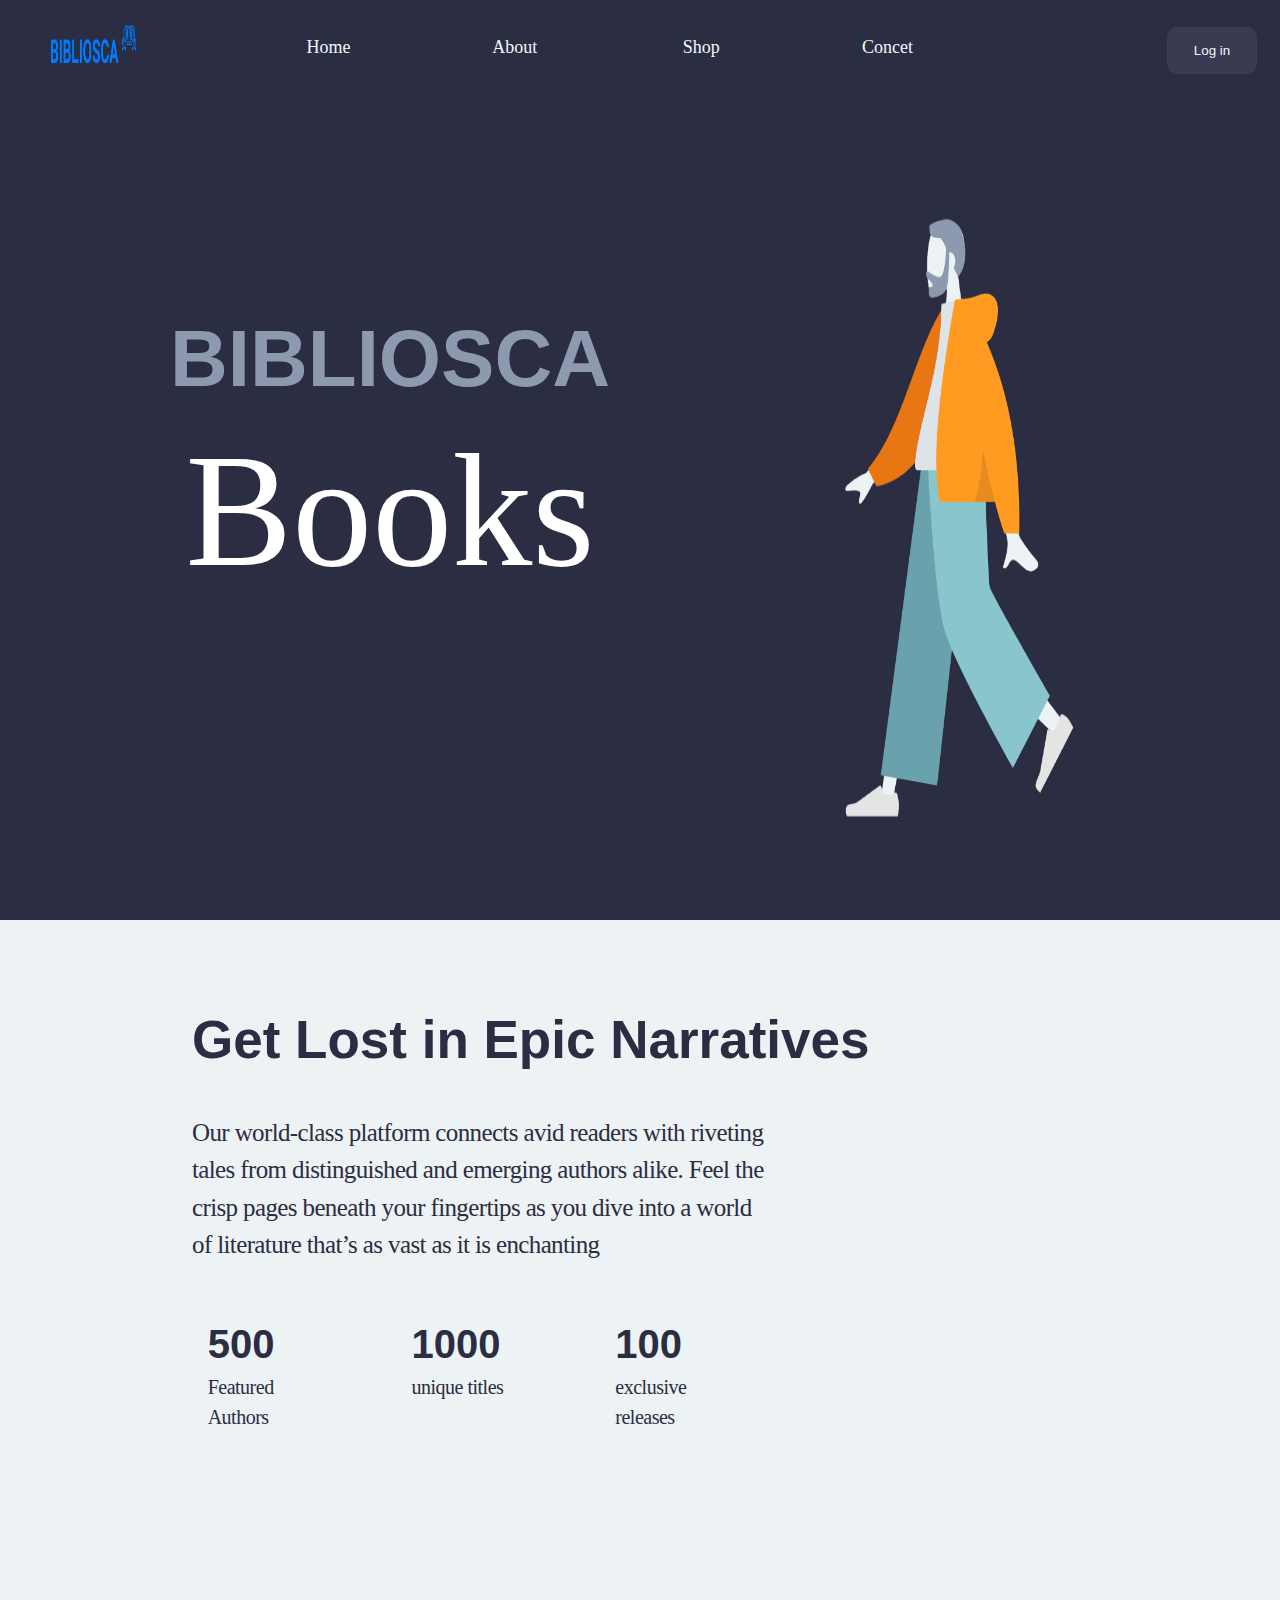
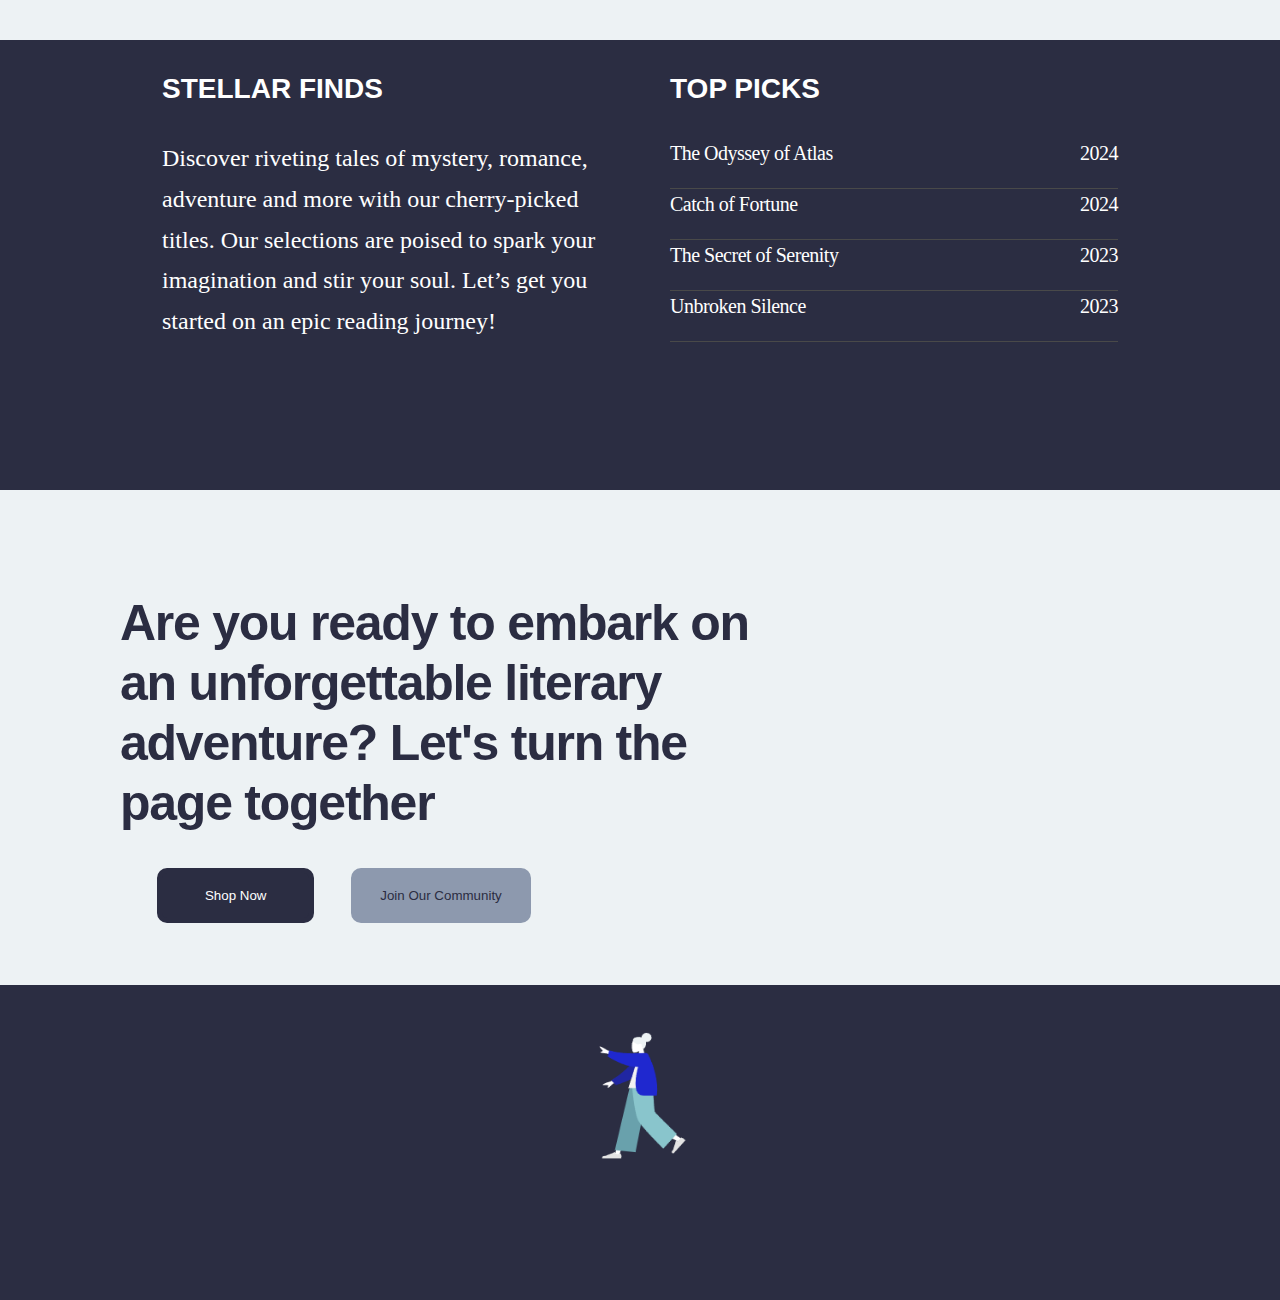
<file: index.html>
<!DOCTYPE html>
<html lang="en">
<head>
    <meta charset="UTF-8">
    <meta name="viewport" content="width=device-width, initial-scale=1.0">
    <link rel="stylesheet" href="style.css">
    <link rel="stylesheet" href="https://cdnjs.cloudflare.com/ajax/libs/font-awesome/6.5.1/css/all.min.css" integrity="sha512-DTOQO9RWCH3ppGqcWaEA1BIZOC6xxalwEsw9c2QQeAIftl+Vegovlnee1c9QX4TctnWMn13TZye+giMm8e2LwA==" crossorigin="anonymous" referrerpolicy="no-referrer" />

    <title>Book-Store</title>
</head>
<body >
    <div class="navbar">
        <div class="navbar-logo">
<img src="./imgs/logo.png" alt="img">
        </div>


        <div class="navbar-list">
<ul>
    <li><a href="./index.html">Home</a></li>
    <li>About</li>
    <li><a href="./index2.html">Shop</a></li>
    <li>Concet</li>
</ul>


        </div>

<div class="login">
    <!-- <button class="btn2" id="sing-up-btn">sing up</button>
    <span >or</span> -->
    <button class="btn1" id="logBtn">Log in</button> 
</div>


    </div>

  
        <div class="home" id="home1">
            <div class="text">
    <div class="c-text">
        
    <p>BIBLIOSCA</p>
    <h2>Books</h2>
    </div>
            </div>
    
            <div class="img">
    <img src="./imgs/img1.png" alt="img">
            </div>

            <div class="container" id="formContainer-link">
    
                <div class="c-cont " id="login">
                    <p id="close">x</p>
                    <form >
                        <h2>Login</h2>
                        <a target="blank" > <i class="fa-brands fa-facebook"></i></a>
                        <a target="blank" > <i class="fa-brands fa-google"></i></a>
                        <a target="blank"> <i class="fa-brands fa-github"></i></a>
                        <p>or</p>
                        <input type="email" placeholder="Email" id="email">
                        <input type="password" placeholder="Password" id="pass">
                        <input type="submit" id="submit">
                        
                    </form>
                    <div class="singn-up">
                        <p>create an account? </p>
                        <a href="#" id="signup-link">Sign up</a>
                    </div>
                </div>   
        
            <div class="c-cont1 " id="signup" >
                <form >
                    <h2>Sing up</h2>
                    <a target="blank" > <i class="fa-brands fa-facebook"></i></a>
                        <a target="blank" > <i class="fa-brands fa-google"></i></a>
                        <a target="blank"> <i class="fa-brands fa-github"></i></a>
                    <p>or</p>
                    <input type="text" placeholder="User name">
                    <input type="email" placeholder="Email">
                    <input type="password" placeholder="Password">
                    <input id="submit" type="submit">
                </form>
                <div class="singn-up" id="under">
                    <p>I have an account? </p>
                    <a href="#" id="login-link">Login</a>
                </div>
            </div>
        
        </div>
        </div>
    
        
        
    

    <div class="home2">
        <div class="c-home2-1">

            <h2>Get Lost in Epic Narratives </h2>
        <p>Our world-class platform connects avid readers with riveting tales from distinguished and emerging authors alike. Feel the crisp pages beneath your fingertips as you dive into a world of literature that’s as vast as it is enchanting  </p>
        <div class="c-home2">
            <div> 
                <h2>500 </h2>
                <p>Featured Authors  </p>
            </div>

            <div> 
                <h2>1000 </h2>
                <p>unique titles  </p>
            </div>

            <div> 
                <h2>100 </h2>
                <p>exclusive releases  </p>
            </div>
        </div>

        </div>
    </div>

    <div class="background-img">

    </div>

    <div class="about">
        <div class="c-about-1">
        <h3>STELLAR FINDS</h3>
        <p>Discover riveting tales of mystery, romance, adventure and more with our cherry-picked titles. Our selections are poised to spark your imagination and stir your soul. Let’s get you started on an epic reading journey!</p>

        </div>

        <div class="c-about-2">
            <h3>TOP PICKS</h3>
           <div>
            <h3>The Odyssey of Atlas</h3>
            <h3>2024</h3>
           </div>

           <div>
            <h3>Catch of Fortune</h3>
            <h3>2024</h3>
           </div>

           <div>
            <h3>The Secret of Serenity</h3>
            <h3>2023</h3>
           </div>

           <div>
            <h3>Unbroken Silence</h3>
            <h3>2023</h3>
           </div>

        </div>
    </div>

    <div class="shop">
        <div class="c-shop">
            <h2>Are you ready to embark on an unforgettable literary adventure? Let's turn the page together</h2>
            <div class="c-shop-btn">
                <button class="c-shop-btn1">Shop Now</button>
                <button class="c-shop-btn2">Join Our Community</button>
            </div>
        </div>
    </div>

    <div class="footer">
        <div class="c-footer">
            <img src="./imgs/img3.png" alt="" />
            <div class="c-footer-1">
                <a target="_blank" > <i class="fa-brands fa-facebook"></i>
                </a>
        
                <a target="_blank" > <i class="fa-brands fa-twitter"></i>
                </a>
        
                <a target="_blank"> <i class="fa-brands fa-instagram"></i>
                </a>
            </div>
        </div>
    </div>



    <script>
        document.getElementById('logBtn').addEventListener('click', function() {
        document.getElementById('formContainer-link').style.display = 'block';
        }); 

        document.getElementById('close').addEventListener('click', function() {
        document.getElementById('formContainer-link').style.display = 'none';
        });

        document.getElementById('signup-link').addEventListener('click', function() {
        document.getElementById('login').style.display = 'none';
        document.getElementById('signup').style.display = 'block';
        });
    
        document.getElementById('login-link').addEventListener('click', function() {
        document.getElementById('login').style.display = 'block';
        document.getElementById('signup').style.display = 'none';
        });
    
    </script>
</body>
</html>
</file>
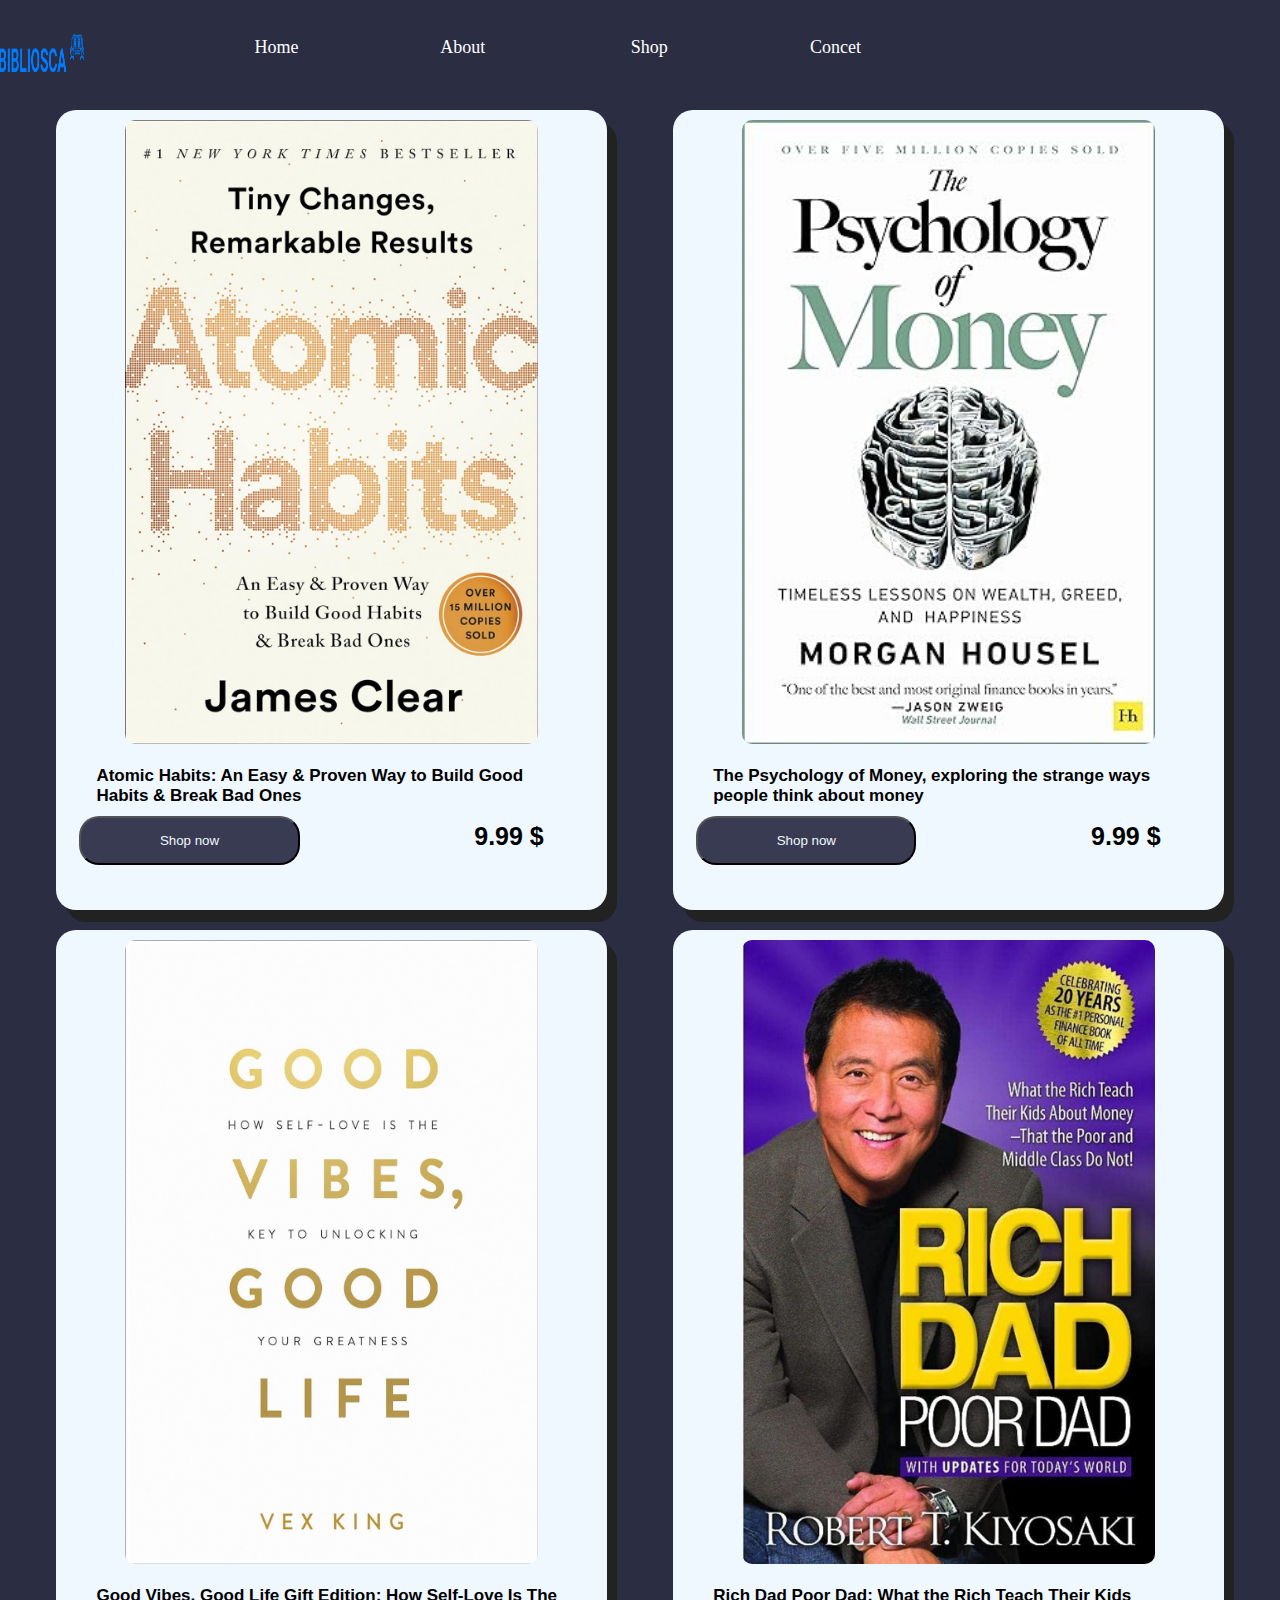
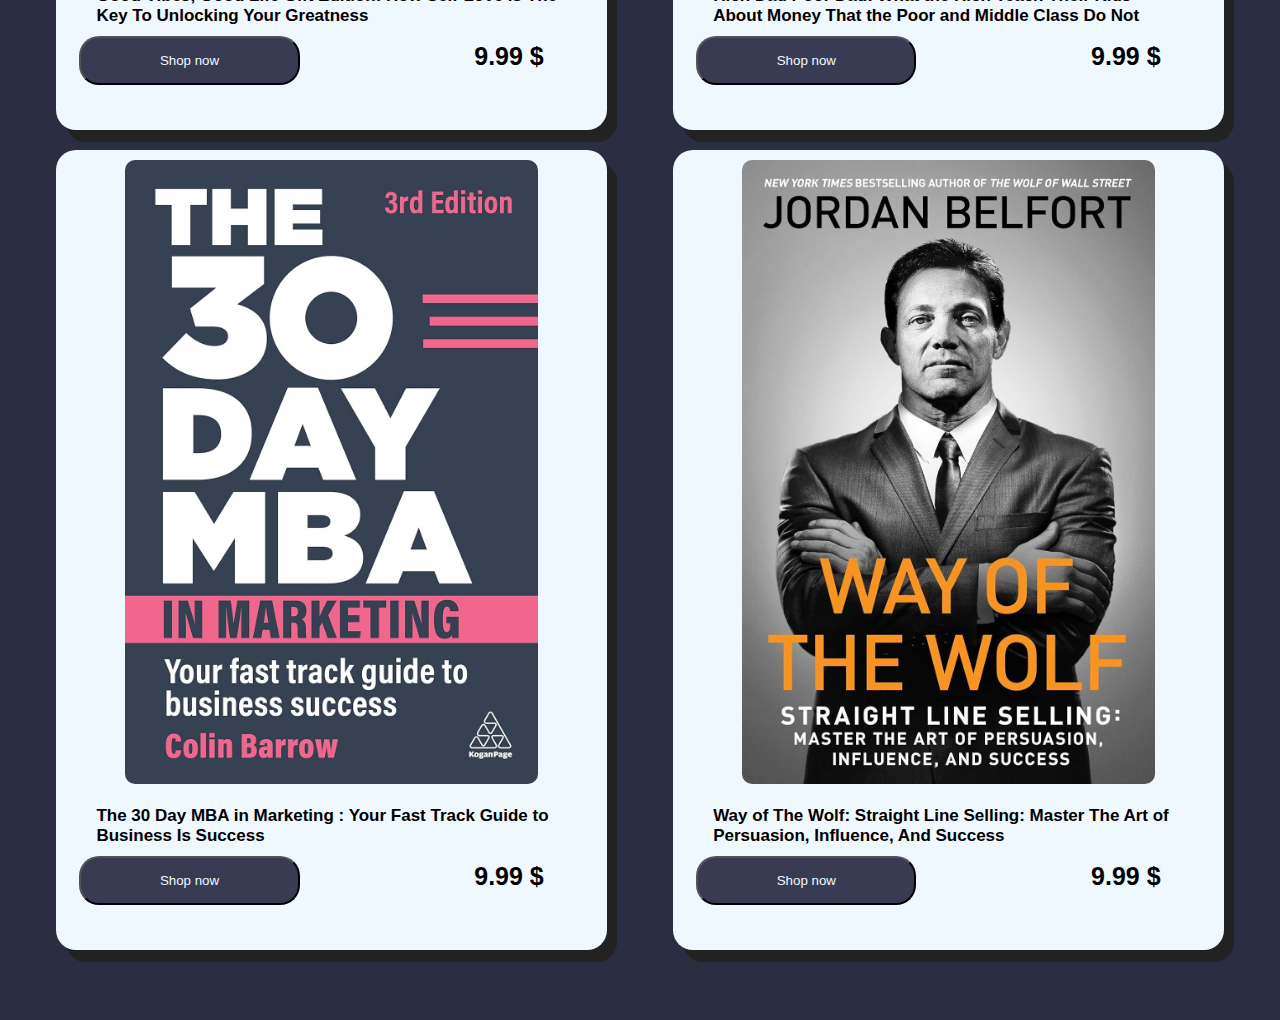
<file: index2.html>
<!DOCTYPE html>
<html lang="en">
<head>
    <meta charset="UTF-8">
    <meta name="viewport" content="width=device-width, initial-scale=1.0">
    <link rel="stylesheet" href="style1.css">
    <title>Document</title>
</head>
<body>
    <div class="navbar">
        <div class="navbar-logo">
<img src="./imgs/logo.png" alt="img">
        </div>


        <div class="navbar-list">
<ul>
    <li><a href="./index.html">Home</a></li>
    <li>About</li>
    <li><a href="./index2.html">Shop</a></li>
    <li>Concet</li>
</ul>


        </div>

    </div>


    <div class="home">
        <div class="div1-1">
            <img src="./imgs/book1.jpg" alt="">
            <p>Atomic Habits: An Easy & Proven Way to Build Good Habits & Break Bad Ones</p>
            <button>Shop now</button>
            <h2>9.99 $</h2>
        </div>

        <div class="div1-2">
            <img src="./imgs/book2.jpg" alt="">
            <p> The Psychology of Money, exploring the strange ways people think about money </p>
                <button>Shop now</button>
                <h2>9.99 $</h2>
        </div>

        <div class="div1-3">
            <img src="./imgs/book3.jpg" alt="">
            <p>Good Vibes, Good Life Gift Edition: How Self-Love Is The Key To Unlocking Your Greatness</p>
                <button>Shop now</button>
                <h2>9.99 $</h2>
        </div>

        <div class="div2-1">
            <img src="./imgs/book4.jpg" alt="">
            <p>Rich Dad Poor Dad: What the Rich Teach Their Kids About Money That the Poor and Middle Class Do Not</p>
                <button>Shop now</button>
                <h2>9.99 $</h2>
        </div>

        <div class="div2-2">
            <img src="./imgs/book5.jpg" alt="">
            <p>
                The 30 Day MBA in Marketing :  Your Fast Track Guide to Business Is Success</p>
                <button>Shop now</button>
                <h2>9.99 $</h2>
        </div>

        <div class="div2-3">
            <img src="./imgs/book6.jpg" alt="">
            <p>
                Way of The Wolf: Straight Line Selling: Master The Art of Persuasion, Influence, And Success</p>
                <button>Shop now</button>
                <h2>9.99 $</h2>
        </div>

    </div>
</body>
</html>
</file>
<file: style.css>
body{
    margin: 0px;
    padding: 0px;
    background-color: rgb(55, 55, 55);
}

.navbar{

    height: 10vh;
    width: 100%;
    display: flex;
    justify-content: center;
    align-items: center;
    padding: 5px 0px;
    background-color: #2B2D42;
}

.navbar-logo{
    width: 15%;
    height: 100%; 
    text-align: center;
}
.navbar-logo img{
    width: 50%;
    height: 80%;
    
}
.navbar-list{
    width: 65%;
    height: 100%;  
}
.navbar-list ul{
    width: 100%;
    height: 100%;
    display: flex;
    justify-content: space-evenly;
    align-items: center;
    list-style: none;
    color: aliceblue;
    margin: 0;
    padding: 0;
}

.navbar-list li{
    width: 12% ;
    text-align: center;
    font-size: 18px;
    padding-bottom: 5px;
    }

.navbar-list a{
        color: inherit;
        text-decoration: none;
    }

.navbar-list li:hover{
    border-bottom: 3px solid black;
    transition: .25s;
    cursor: pointer;
    }

.login{
    width: 20%;
    display: flex;
    justify-content: space-evenly;
    align-items: center;
}
.login button{
    width: 35%;
    height: 70%;
    padding: 15px 20px; 
    border-radius: 10px ;
    color: aliceblue;
    border: 1px solid  #383b51;
    background-color: #383b51;
    transform: translate(60px);
}

.login button:hover{
    background-image: linear-gradient(to bottom left , #424563 , #3f415c ,#8D99AE);
    border-radius: 30px;
    padding: 15px 20px;
    transition: 1s;
    cursor: pointer;
 }







 .container{
    background-color: #2B2D42;
    position: absolute;
    width: 30%;
    height: 80vh;
    transform: translate(530px); 
    display: none;
    z-index: 100;
}

#close{
    width: 10%;
    transform: translate(20px);
    text-align: left;
    margin: 0;
    cursor: pointer;
}

.c-cont , .c-cont1{
    width: 100%;
    height: 80vh;
    background-color: #1f202e;
    text-align: center;
    position: absolute;
    animation: flipIn 1.5s forwards; 
    color: aliceblue;
}
.c-cont{
    z-index: 2;
}
.c-cont1{
    z-index: 1;
    display: none;
}

.c-cont form{
    width: 100%;
    height: 70%;
}
.c-cont1 form{
    width: 100%;
    height: 85%;
}

.c-cont form a , .c-cont1 form a{
    width: 12%;
    display: inline-block;
    color: aliceblue;
text-decoration: none;
padding:20px 15px;
    
}
.c-cont form a:hover , .c-cont1 form a:hover , .c-footer-1 a:hover{
background-image: linear-gradient(to bottom left , #424563 , #3f415c ,#8D99AE);
border-radius: 30px;
padding:20px 15px;
transition: 1s;
cursor: pointer;
}

.c-cont input ,.c-cont1 input{
    color: aliceblue;
    width: 60%;
    margin-top: 30px;
    padding: 15px 10px ;
    background-color: transparent;
    border: 1px solid  white;
    border-radius: 20px;
}
input:focus{
    width: 70%;
    transition: .5s;
}
#submit{
    display: inline;
    color: aliceblue;
    width: 35%;
    margin-top: 30px;
    padding: 15px 10px ;
    background-color: #424563;
    border: 1px solid #424563 ;
    border-radius: 20px;
}
#submit:hover{
    padding: 17px;
    transition: .5s;
}

.singn-up{
    display: flex;
    justify-content: center;
    align-items: center;
}
.singn-up p{
   font-size: 17px;
   margin-right: 10px;
}

@keyframes flipIn {
    from {
        transform: rotateY(180deg);
    }
    to {
        transform: rotateY(0deg);
    }
}





.home{
    width: 100%;
    height: 90vh;
    display: flex;
    justify-content: center;
    padding: 5px 0px;
    background-color: #2B2D42;
    position: relative;
}
.text{
    width: 50%;
    height: 90vh;
    display:flex;
    align-items: center;
    justify-content: center;
}
.c-text{
    width: 70%;
    height: 50%;
    text-align: center;
    margin-left: 140px;
}

  
  .text p {
    display: inline-block;
    width: 100%;
    font-weight: 700;
    font-family: "Unbounded", "Unbounded Placeholder", sans-serif;
    color: #8d99ae;
    font-size: 80px;
    margin: 5px 0;
    overflow: hidden; 
    white-space: nowrap;
    animation:typewriter 2s steps(18) 2s infinite  alternate; 
  }
 
  @keyframes typewriter {
    from {
      width: 0;
    }
    to {
      width: 100%;
    }
  }

.text h2{
width: 100%;
font-weight: 400;
font-family: "Zilla Slab", "Zilla Slab Placeholder", serif;
color: #ffffff;
font-size: 160px;
margin: 5px 0;
}
.img{
    width: 50%;
    height: 100%;
    text-align: center;
}
.img img{
    width: 50%;
    height: 90%; 
}
.home2{
    background-color: #EDF2F4;
    width: 100%;
    height: 80vh;
    display: flex;
    justify-content: center;
    align-items: center;
}
.c-home2-1{
    width: 70%;
    height: 70vh;
}
.c-home2-1 h2{
    width: 100%;
font-weight: 800;
font-style: normal;
font-family: "Unbounded", "Unbounded Placeholder", sans-serif;
color: #2b2d42;
font-size: 53px;
}
.c-home2-1 p{
    width: 65%;
font-weight: 400;
font-family: "Zilla Slab", "Zilla Slab Placeholder", serif;
color: #2b2d42;
font-size: 25px;
line-height: 1.5;
letter-spacing: -0.025em;
}
.c-home2{
   width: 70%;
   height: 50vh;
   display: flex;
   justify-content: center;
   justify-content: space-evenly;
}
.c-home2 div{
    width: 30%;
 }
.c-home2 h2{
    font-size: 40px;
    margin-bottom: 5px;
  }
.c-home2 p{
   font-size: 20px;
   margin-top: 5px;
 }


 .about{
    width: 100%;
    height: 50vh;
    display: flex;
    justify-content: center;
    background-color: #2B2D42;
    gap: 60px;
 }
 .c-about-1{
    width: 35%;
    height: 80%;
 }
 .about h3{
    width: 100%;
font-weight: 800;
font-family: "Unbounded", "Unbounded Placeholder", sans-serif;
color: #ffffff;
font-size: 28px;
letter-spacing: 0em;
line-height: 1.5;

 }

 .about p{
width: 100%;
font-weight: 400;
font-family: "Zilla Slab", "Zilla Slab Placeholder", serif;
color: #ffffff;
font-size: 24px;
letter-spacing: 0em;
line-height: 1.7;
 }
 .c-about-2{
    width: 35%;
    height: 80%;
 }
 .c-about-2 div{
    width: 100%;
    padding-bottom: 20px;
    border-bottom: 1px solid rgb(73, 73, 73);
    display: flex;
    justify-content: center;
    justify-content: space-between;
 }
 .c-about-2 div h3{
    width: auto;
    font-weight: 400;
    font-family: "Zilla Slab", "Zilla Slab Placeholder", serif;
    color: #ffffff;
    font-size: 20px;
    letter-spacing: -0.025em;
    line-height: 1.5;
    margin: 0;
 }

 .shop{
    width: 100%;
    height: 55vh;
    background-color: #EDF2F4;
    display: flex;
    align-items: center;
    
 }
 .c-shop{
    width: 50%;
    height: 40vh;
    margin-left: 120px;
 }
 .c-shop h2{
    width: 100%;
font-weight: 780;
font-family: "Unbounded", "Unbounded Placeholder", sans-serif;
color: #2b2d42;
font-size: 50px;
letter-spacing: -0.025em;
line-height: 1.2;
margin: 35px 0;
 }
 .c-shop-btn{
    width: 70%;
    display: flex;
    justify-content: center;
    justify-content: space-evenly;
    align-items: center;
 }
 
 .c-shop-btn1{
    width: 35%;
    padding: 15px;
    border: 5px solid  #2B2D42;
    border-radius: 10px;
    background-color: #2B2D42;
    color: #FFFFFF;
 }
 .c-shop-btn2{
    width: 40%;
    padding: 15px;
    border: 5px solid  #8D99AE;
    border-radius: 10px;
    background-color: #8D99AE;
    color: #2B2D42;
 }
 .c-shop-btn button:hover{
    border-radius: 30px;
    transition: 1s;
    cursor: pointer;
 }
.footer{
    width: 100%;
    height: 35vh;
    background-color: #2B2D42;
    display: flex;
    justify-content: center;
    text-align: center;
   
}
.c-footer{
    width: 40%;
    height: 30vh; 
}
.c-footer img{
    width: 30%;
    height: 70%; 
}
.c-footer-1{
    width: 100%;
    display: flex;
    justify-content: center;
margin-top: 10px;
}
.c-footer-1 a{
    width: 12%;
    display: flex;
    justify-content: center;
    color: aliceblue;
text-decoration: none;
padding:20px 15px;
    
 }

 @media (min-width:100px) and (max-width:600px){
    .login button{
        width: 90%;
        transform: translate(-3px);
        font-size: 10px;
        padding: 10px 5px ;
    }

    .login button:hover{
        padding: 10px 5px;
     }

    .navbar-logo img{
        width: 100%;
        height: 80%;
        
    }
    
    .navbar-list li{
        width: 10% ;
        font-size: 15px;
    
    }

    .container{
        width: 70%;
        height: 50vh;
        transform: translate(50px); 
    }
    
    .c-cont , .c-cont1{
        height: 50vh;
    }
    .c-cont form a , .c-cont1 form a{
    padding:5px 5px;
        
    }
    .c-cont form a:hover , .c-cont1 form a:hover , .c-footer-1 a:hover{
    padding:5px 5px;
    }
    
    .c-cont input ,.c-cont1 input{
        width: 70%;
        margin-top: 10px;
        padding: 15px 8px ;
    }
    input:focus{
        width: 80%;
    }
    .c-cont form h2 , .c-cont1 form h2{
        margin: 0;
        margin-bottom: 10px;
    }

    .c-cont form p , .c-cont1 form p{
        
        margin: 5px 0;
    }
    #submit{
        margin: 15px 0;
        padding: 10px 10px ;
    }
    #submit:hover{
        padding: 14px;
    }

    .home{
        height: 50vh;
    }
    .text{
        height: 40vh;
    }
    .c-text{
        width: 70%;
        height: 40%;
        text-align: center;
        transform: translate(-100px);
    }
    
      
      .text p {
        font-size: 30px; 
      }
    
    .text h2{
        font-size: 80px;
    }
    .img{
        width: 40%;

    }
    .img img{
        width: 50%;
        height: 70%; 
    }

    .home2{
        height: 70vh;
    }
    .c-home2-1{
        height: 65vh;
    }
    .c-home2-1 h2{
    font-size: 35px;
    margin: 5px 0;
    }
    .c-home2-1 p{
        width: 95%;
    font-size: 20px;
    margin: 5px 0;
    line-height: 1.3;
    overflow: hidden;
    }
    .c-home2{
       width: 90%;
    }
    .c-home2 div{
        width: 30%;
     }
    .c-home2 h2{
        font-size: 20px;
        margin-bottom: 5px;
      }
    .c-home2 p{
       font-size: 18px;
       margin-top: 5px;
     }

     .background-img{
        height: 25vh;
        background-image: url("./imgs/img2.png");
        background-position: center center;
        background-size: cover;
        background-attachment: scroll;
     }

     .about{
        gap: 10px;
        
     }
     .c-about-1{
        width: 40%;
     }
     .about h3{
    font-size: 15px;
     }
    
     .about p{
    font-size: 17px;
    line-height: 1.4;
    overflow: hidden;
     }
     .c-about-2{
        width: 50%;
     }
     .c-about-2 div{
        padding-bottom: 25px;
     }

     .shop{
        height: 45vh;        
     }
     .c-shop{
        width: 70%;
        height: 30vh;
        margin: 0;
     }
     .c-shop h2{
    font-size: 27px;
    line-height: 1.2;
    margin: 0;
    margin-bottom: 25px;
    transform: translate(20px);
     }
     .c-shop-btn{
        width: 90%;
     }

     .c-shop-btn1{
        width: 40%;
        font-size: 10px;
     }
     
     .c-shop-btn2{
        width: 60%;
        padding: 15px 10px;
        transform: translate(10px);
        font-size: 10px;
     }
     
     .footer{
        height: 17vh;
       
    }
    .c-footer{
        height: 17vh; 
    }
    .c-footer img{
        height: 65%; 
    }
    .c-footer-1{
    margin-top: 2px;
    }
    .c-footer-1 a{
        width: 30%;
        display: flex;
        justify-content: center;
        color: aliceblue;
    text-decoration: none;
    padding:5px 5px;
        
     }
 }
</file>
<file: style1.css>
body{
    margin: 0;
    padding: 0;
    background-color: #2B2D42;
}
.navbar{

    height: 10vh;
    width: 100%;
    display: flex;
    justify-content: center;
    align-items: center;
    padding: 5px 0px;

}

.navbar-logo{
    width: 15%;
    height: 100%;
    display: flex;
    justify-content: center;
    align-items: center;
    transform: translate(-180px);
}
.navbar-logo img{
    width: 50%;
    height: 80%;
   
}
.navbar-list{
    width: 65%;
    height: 100%;
    align-items: center;
    display: flex;
    transform: translate(-180px);
}
.navbar-list ul{
    width: 100%;
    height: 100%;
    display: flex;
    justify-content: space-evenly;
    align-items: center;
    list-style: none;
    color: rgb(255, 255, 255);
    margin: 0;
    padding: 0;
}
.navbar-list li{
    width: 12% ;
    text-align: center;
    font-size: 18px;
    padding-bottom: 5px;
    }

    a{
        color: inherit;
        text-decoration: none;
    }

.navbar-list li:hover{
    border-bottom: 3px solid black;
    transition: .25s;
    cursor: pointer;
    }

.home{
    
    width: 100%;
    height: 280vh;
    display: grid;
    grid-template-columns:43% 43%;
    grid-template-rows: 90vh 90vh 90vh;
    gap: 10px;
    justify-content: space-evenly;

}
.home div{
    background-color: aliceblue;
    border-radius: 20px;
    box-shadow: 10px 12px #222;
    margin-top: 10px;
    text-align: center;
}

.home div img{
    margin: 10px 5px;
    width: 75%;
    height: 78%;
    border-radius: 10px ;
    
}
.home div p{
   margin: 8px 40px;
   font-size: 17px;
   font-weight: 700;
font-family: "Unbounded", "Unbounded Placeholder", sans-serif;
text-align: left;   
}


button{
    width: 40%;
    padding: 15px 10px;
    border-radius: 20px;
    background-color: #383b51;
    color: aliceblue;
}

button:hover{
    background-image: linear-gradient(to bottom left , #424563 , #3f415c ,#8D99AE);
    padding: 15px 10px;
    transition: 1s;
    cursor: pointer;
 }

h2{
    text-align: right;
    margin: 8px 40px 8px 20px;
    display: inline-block;
    width: 40%;
    font-size: 25px;
   font-weight: 700;
font-family: "Unbounded", "Unbounded Placeholder", sans-serif; 
}


@media (min-width:100px) and (max-width:600px){

    .navbar-logo img{
        width: 110%;
        height: 90%;
        transform: translate(150px , -13px);
    }

    .navbar-list ul{
        transform: translate(150px);
    }


    .home{
        height:235vh ;
        grid-template-rows: 75vh 75vh 75vh;
    
    }
    .home div img{
        height: 70%;
    }
    .home div p{
    margin: 4px 20px;
    font-size: 13px;
    font-weight: 500;
    }
    
    
    button{
        width: 40%;
        padding: 10px 10px;
        transform: translate( 0 , 15px);
    }
    
    button:hover{
        padding: 11px 10px;
     }
    
    h2{
        font-size: 20px;
        margin: 0;
        transform: translate( 0 , 15px);
    }
}
</file>
